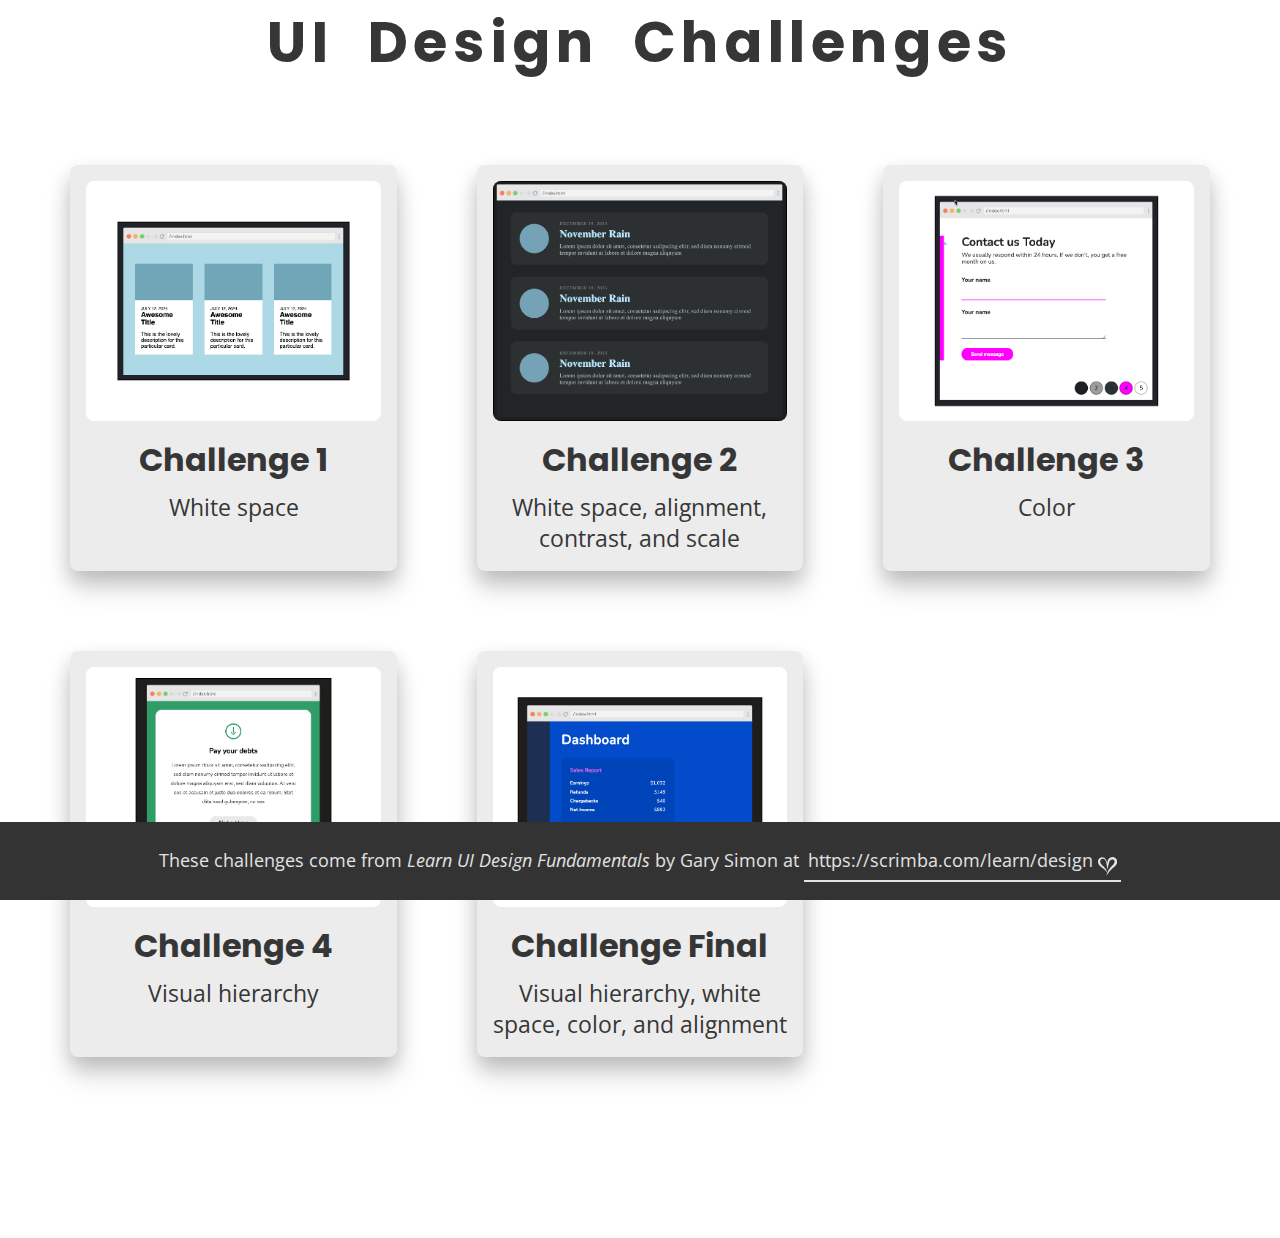
<file: index.html>
<!DOCTYPE html>
<html lang="en">
  <head>
    <meta charset="UTF-8" />
    <meta name="viewport" content="width=device-width, initial-scale=1.0" />
    <title>UI Design Challenges</title>
    <link rel="stylesheet" href="style.css" />
    <link rel="shortcut icon" href="favicon.png" type="image/png" />
  </head>
  <body>
    <div class="container">
      <main>
        <h1>UI Design Challenges</h1>
        <div class="card">
          <a href="./challenge-1/index.html">
            <div class="image-container">
              <img src="./images/c1.png" alt="challenge 1" />
            </div>
            <h2>Challenge 1</h2>
            <div class="description">White space</div>
          </a>
        </div>
        <div class="card">
          <a href="./challenge-2/index.html">
            <img src="./images/c2.png" alt="challenge 2" />
            <h2>Challenge 2</h2>
            <div class="description">
              White space, alignment, contrast, and scale
            </div>
          </a>
        </div>
        <div class="card">
          <a href="./challenge-3/index.html">
            <img src="./images/c3.png" alt="challenge 3" />
            <h2>Challenge 3</h2>
            <div class="description">Color</div>
          </a>
        </div>
        <div class="card">
          <a href="./challenge-4/index.html">
            <img src="./images/c4.png" alt="challenge 4" />
            <h2>Challenge 4</h2>
            <div class="description">Visual hierarchy</div>
          </a>
        </div>
        <div class="card">
          <a href="./challenge-final/index.html">
            <img src="./images/cfinal.png" alt="challenge final" />
            <h2>Challenge Final</h2>
            <div class="description">
              Visual hierarchy, white space, color, and alignment
            </div>
          </a>
        </div>
      </main>
    </div>
    <footer>
      <p>
        These challenges come from
        <span class="title">Learn UI Design Fundamentals</span> by Gary Simon at
        <a class="url" href="https://scrimba.com/learn/design"
          >https://scrimba.com/learn/design
          <svg
            class="heart"
            xmlns="http://www.w3.org/2000/svg"
            viewbox="0 0 275.5 267.1"
          >
            <path
              d="M129.09 221.948c-5.981-7.028-11.514-14.206-17.197-21.085-2.84-3.44-5.682-6.88-8.523-10.169-2.842-3.29-5.833-6.43-8.823-9.421-1.496-1.496-3.14-2.99-4.636-4.337l-2.542-2.243-2.393-1.944c-3.29-2.692-6.58-5.383-10.02-7.926l-10.617-7.776c-3.589-2.542-7.327-5.234-10.916-7.926-3.739-2.691-7.328-5.533-11.066-8.523-1.795-1.496-3.59-2.991-5.533-4.636-.898-.748-1.795-1.645-2.692-2.393l-1.346-1.196-.748-.598-.748-.748-1.196-1.196-1.346-1.346c-1.047-1.047-1.794-1.944-2.691-2.842-1.795-1.944-3.44-3.888-5.085-5.832-3.29-4.037-6.28-8.225-8.972-12.86-2.692-4.636-5.085-9.421-7.029-14.506-1.047-2.542-1.794-5.234-2.542-7.926S1.083 79.136.784 76.295c-.897-5.683-1.047-11.515-.3-17.347.3-2.841.749-5.832 1.646-8.674.299-1.495.748-2.84 1.196-4.187l.748-2.093.299-1.047.15-.449v-.15l.149-.149.15-.448.598-1.645 1.047-2.244c.299-.747.747-1.345 1.046-2.093.3-.598.748-1.346 1.047-1.944a60.89 60.89 0 014.935-7.178c3.589-4.636 7.926-8.674 12.562-11.964 9.42-6.729 20.786-10.318 32.001-10.617a54.596 54.596 0 0116.45 2.094c1.346.448 2.692.747 3.888 1.345l.897.3.449.15.15.149.448.15L81.836 9c1.046.449 2.542 1.196 3.738 1.645 1.196.598 2.243 1.196 3.44 1.794 4.486 2.543 8.673 5.683 12.412 9.272s7.028 7.327 9.72 11.515c2.841 4.037 5.234 8.374 7.178 12.71 2.093 4.337 3.738 8.824 5.234 13.31a229.788 229.788 0 014.037 13.459l.898 3.44.747 3.289 1.645 6.73c2.094 8.822 4.187 17.645 6.43 26.319 2.244 8.823 4.487 17.496 6.88 26.32l-15.403.298c.897-10.02 1.645-20.038 2.392-29.908l1.047-14.954c.449-5.085.897-10.17 1.496-15.403 1.196-10.468 3.29-21.385 7.626-32.301 2.243-5.533 5.085-10.917 8.674-16.001a74.305 74.305 0 0112.71-13.907C172.458 8.253 185.02 2.42 198.18.627c13.16-1.795 26.917.15 39.18 5.832 12.262 5.682 23.03 15.552 29.759 27.814 3.29 6.132 5.682 12.711 7.028 19.44.748 3.29 1.047 6.73 1.196 10.02 0 1.645.15 3.29.15 4.935v4.337l-.3 2.691c-.149.898-.149 1.645-.298 2.393-.15 1.645-.449 3.14-.748 4.785-.598 3.14-1.495 6.281-2.542 9.422-1.944 6.13-4.785 11.963-7.926 17.197-6.43 10.617-14.356 19.29-22.58 26.618l-6.281 5.384-3.14 2.542-2.842 2.243-5.832 4.636-1.496 1.196-1.345 1.047-2.692 2.243c-3.59 2.841-7.178 6.131-10.767 9.272-3.44 3.29-7.029 6.43-10.468 9.72-6.879 6.58-13.459 13.608-19.89 20.786-6.43 7.178-12.411 14.805-18.393 22.581-5.981 7.776-11.514 15.851-17.047 24.076-5.534 8.225-10.767 16.749-16.151 25.273l-3.29-1.346c2.393-9.87 5.085-19.74 8.524-29.31 3.44-9.57 7.178-19.142 11.664-28.413s9.272-18.543 14.805-27.217l2.093-3.29 2.094-3.29c1.495-2.093 2.841-4.336 4.337-6.43 2.99-4.187 6.13-8.524 9.42-12.561 3.141-4.188 6.58-8.076 10.02-12.113 3.59-3.888 7.029-7.776 10.767-11.664l2.841-2.842 1.346-1.495 1.346-1.346 5.384-5.234 2.841-2.692 2.542-2.392c1.645-1.645 3.29-3.14 4.786-4.786 6.13-6.43 11.215-13.16 14.804-19.889 1.795-3.44 3.14-6.73 4.187-10.169.449-1.645.898-3.44 1.197-5.084.15-.897.299-1.645.448-2.542 0-.449.15-.898.15-1.197l.15-1.046v-2.543.3-.599-2.542c-.15-1.645-.3-3.29-.599-4.785-.598-3.14-1.495-6.131-2.841-8.823s-3.14-5.234-5.234-7.477-4.636-4.187-7.477-5.683c-5.683-3.14-12.412-4.785-19.141-4.337s-13.31 2.692-19.142 7.029c-2.841 2.093-5.682 4.636-8.075 7.627-2.393 2.84-4.636 6.13-6.58 9.72-4.038 7.178-6.879 15.702-9.57 24.973-1.346 4.636-2.543 9.272-3.74 14.207l-3.588 14.505-7.178 29.16-10.169 42.77-5.234-42.62c-1.047-8.972-2.393-17.945-3.738-26.768-1.346-8.823-2.991-17.795-4.786-26.468-.448-2.244-.897-4.337-1.495-6.58l-.748-3.29-.748-3.14c-1.046-4.188-2.392-8.375-3.888-12.413a82.424 82.424 0 00-5.383-11.664c-2.094-3.589-4.486-7.178-7.178-10.169-5.384-6.13-11.964-10.767-19.291-13.16-.897-.298-1.795-.597-2.692-.897-.897-.299-1.645-.448-2.692-.598l-1.196-.299-.449-.15h-.15c-.149 0 .3.15.15 0h-.15l-.747-.149c-.897-.15-1.794-.15-2.692-.299-3.589-.299-7.028 0-10.467.748-6.73 1.495-12.711 5.084-17.198 9.72a33.69 33.69 0 00-3.14 3.589c-1.047 1.346-1.795 2.692-2.692 4.038-.748 1.345-1.495 2.84-2.243 4.187-.15.299-.3.747-.449 1.047s-.299.747-.448 1.046l-.3.898-.597 1.645-.15.448v.3c.299-.599 0-.15.15-.3l-.15.598-.3 1.197c-.149.747-.298 1.495-.448 2.392-.299 1.496-.448 3.14-.598 4.636-.15 3.14 0 6.43.449 9.72.897 6.58 3.29 13.46 6.879 20.039 1.794 3.29 3.738 6.58 5.981 9.72 1.047 1.645 2.243 3.14 3.44 4.636l1.794 2.243c.3.3.598.598.898 1.047l1.196 1.196.448.449.599.598 1.046 1.196 2.244 2.243 4.486 4.487c2.99 2.99 6.131 5.981 9.42 9.122 3.29 2.99 6.58 6.13 9.87 9.271 3.29 3.14 6.73 6.43 9.87 9.87 3.29 3.44 6.43 6.879 9.571 10.617l2.393 2.842 2.093 2.692.449.747.299.3.15.149v.15c0 .149 0 0 .15.149l1.046 1.495c.748 1.047 1.346 1.944 2.094 2.991 5.383 7.926 9.72 16.45 13.458 24.824 3.739 8.524 7.029 17.048 10.02 25.572l-2.991 1.794z"
            />
          </svg>
        </a>
      </p>
    </footer>
  </body>
</html>
</file>
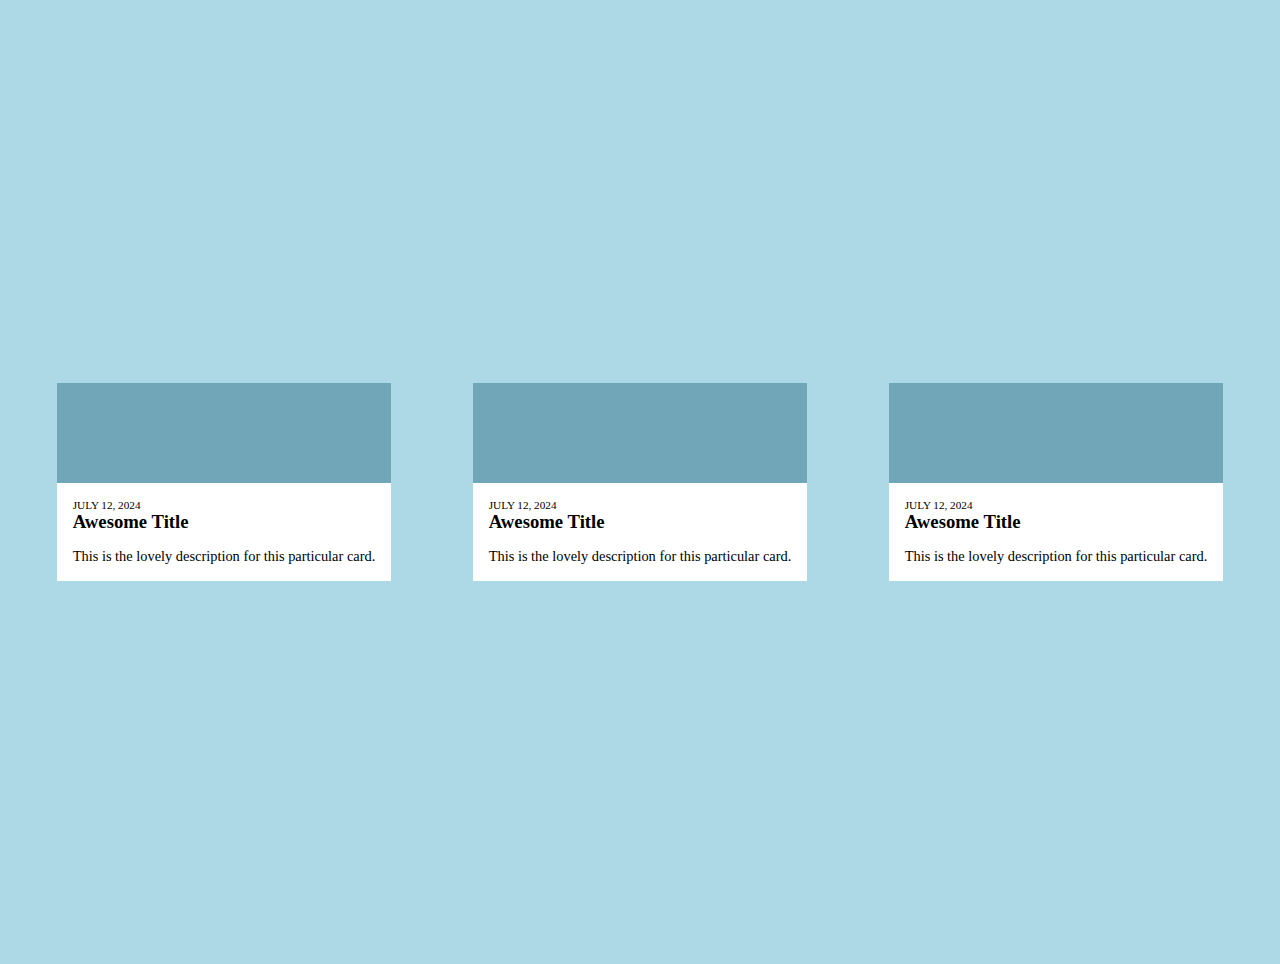
<file: challenge-1/index.html>
<!DOCTYPE html>
<html lang="en">
  <head>
    <meta charset="UTF-8" />
    <meta name="viewport" content="width=device-width, initial-scale=1.0" />
    <title>UI Design Challenges #1</title>
    <link rel="stylesheet" href="style.css" />
    <link rel="shortcut icon" href="favicon.png" type="image/png" />
  </head>
  <body>
    <div class="card">
      <span></span>
      <div class="content">
        <p class="date">July 12, 2024</p>
        <h3>Awesome Title</h3>
        <p class="desc">
          This is the lovely description for this particular card.
        </p>
      </div>
    </div>
    <div class="card">
      <span></span>
      <div class="content">
        <p class="date">July 12, 2024</p>
        <h3>Awesome Title</h3>
        <p class="desc">
          This is the lovely description for this particular card.
        </p>
      </div>
    </div>
    <div class="card">
      <span></span>
      <div class="content">
        <p class="date">July 12, 2024</p>
        <h3>Awesome Title</h3>
        <p class="desc">
          This is the lovely description for this particular card.
        </p>
      </div>
    </div>
  </body>
</html>
</file>
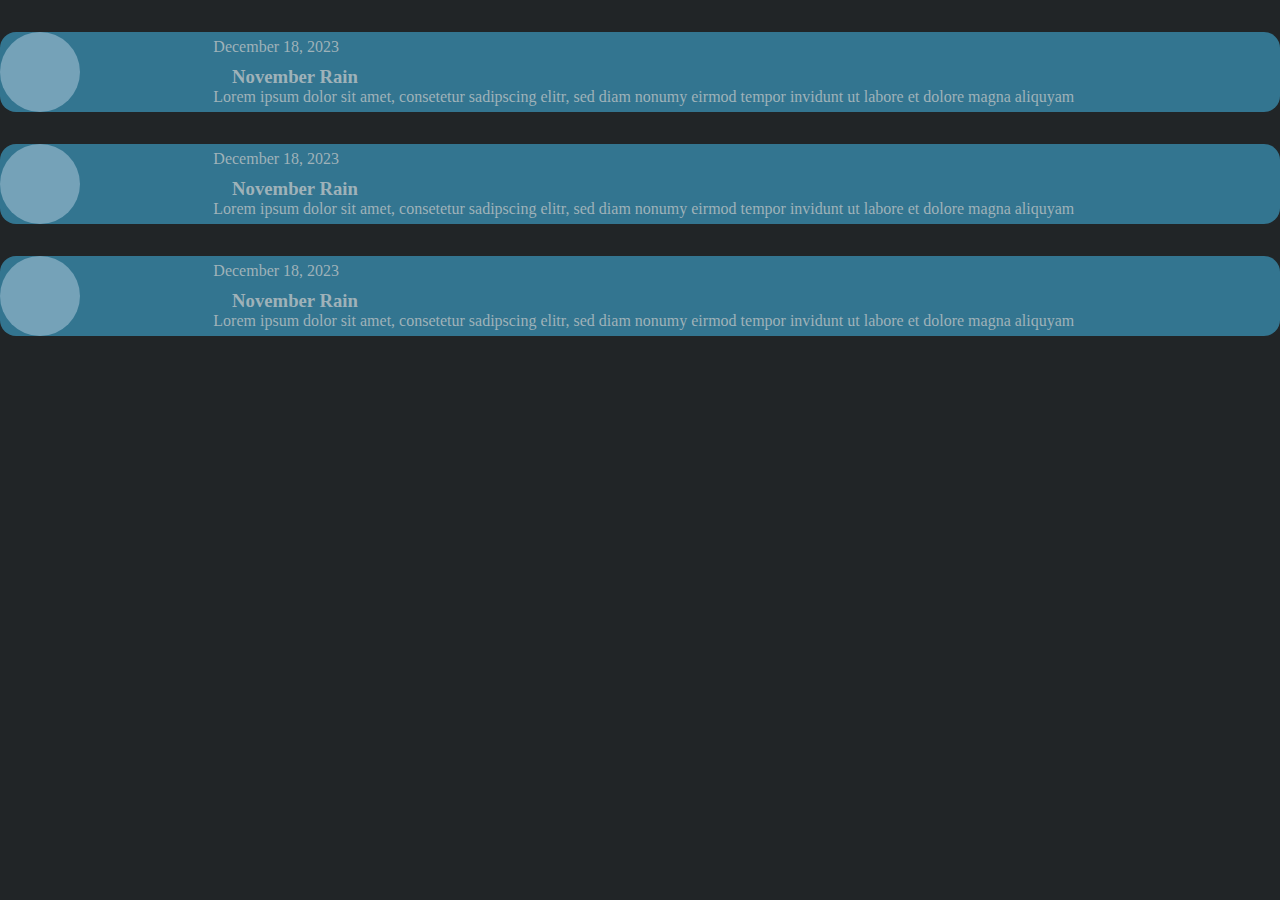
<file: challenge-2/index.html>
<!DOCTYPE html>
<html lang="en">
  <head>
    <meta charset="UTF-8" />
    <meta name="viewport" content="width=device-width, initial-scale=1.0" />
    <title>UI Design Challenges #2</title>
    <link rel="stylesheet" href="style.css" />
    <link rel="shortcut icon" href="favicon.png" type="image/png" />
  </head>

  <body>
    <div class="container">
      <div class="card">
        <span></span>
        <div class="content">
          <p class="date">December 18, 2023</p>
          <h3>November Rain</h3>
          <p class="desc">
            Lorem ipsum dolor sit amet, consetetur sadipscing elitr, sed diam
            nonumy eirmod tempor invidunt ut labore et dolore magna aliquyam
          </p>
        </div>
      </div>
      <div class="card">
        <span></span>
        <div class="content">
          <p class="date">December 18, 2023</p>
          <h3>November Rain</h3>
          <p class="desc">
            Lorem ipsum dolor sit amet, consetetur sadipscing elitr, sed diam
            nonumy eirmod tempor invidunt ut labore et dolore magna aliquyam
          </p>
        </div>
      </div>
      <div class="card">
        <span></span>
        <div class="content">
          <p class="date">December 18, 2023</p>
          <h3>November Rain</h3>
          <p class="desc">
            Lorem ipsum dolor sit amet, consetetur sadipscing elitr, sed diam
            nonumy eirmod tempor invidunt ut labore et dolore magna aliquyam
          </p>
        </div>
      </div>
    </div>
  </body>
</html>
</file>
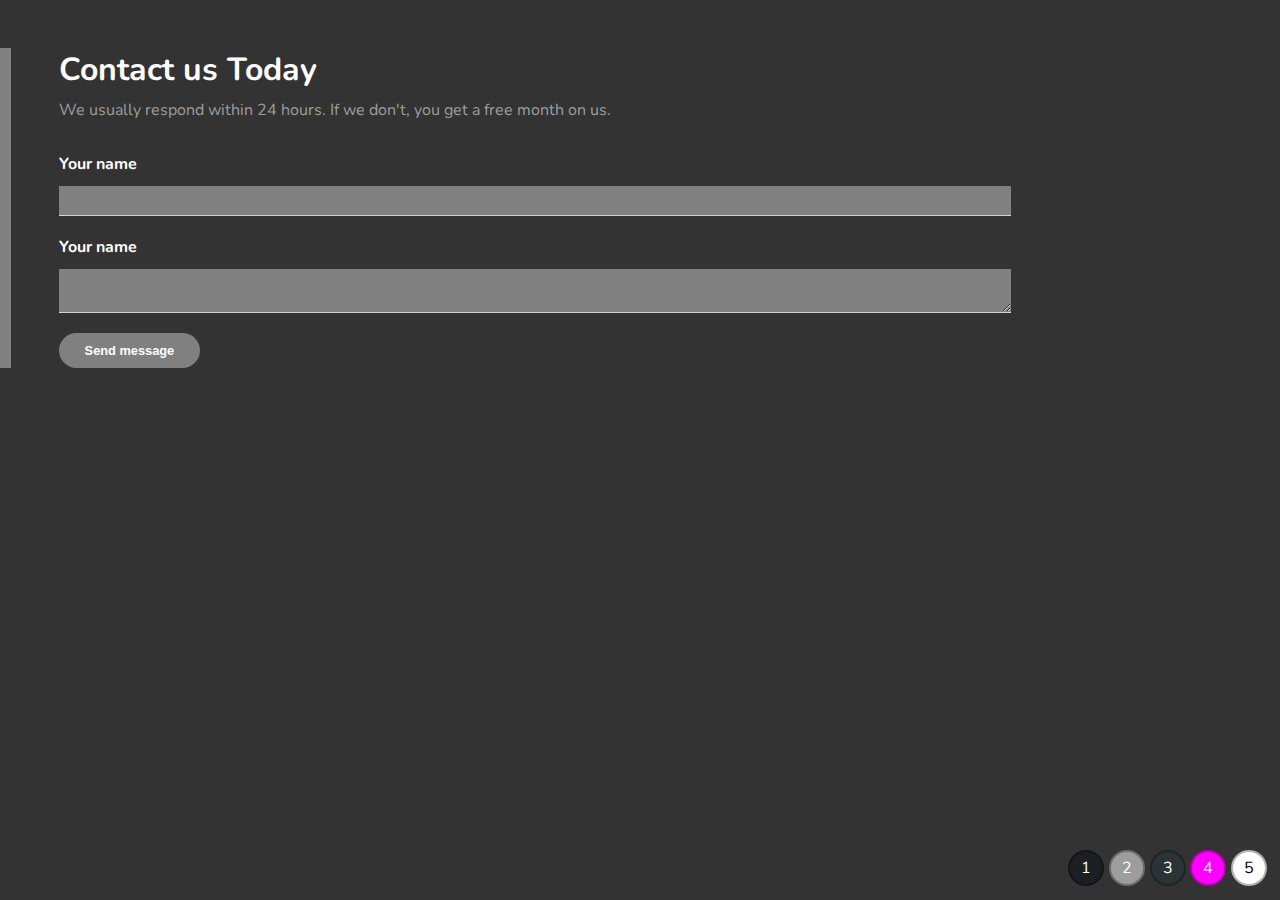
<file: challenge-3/index.html>
<!DOCTYPE html>
<html lang="en">
  <head>
    <meta charset="UTF-8" />
    <meta name="viewport" content="width=device-width, initial-scale=1.0" />
    <title>UI Design Challenges #3</title>
    <link rel="stylesheet" href="style.css" />
    <link rel="shortcut icon" href="favicon.png" type="image/png" />
  </head>

  <body>
    <div class="container">
      <h1>Contact us Today</h1>
      <p>
        We usually respond within 24 hours. If we don't, you get a free month on
        us.
      </p>

      <form>
        <label for="name">Your name</label>
        <input id="name" type="text" />

        <label for="textarea">Your name</label>
        <textarea id="textarea"></textarea>

        <input type="submit" value="Send message" />
      </form>
    </div>

    <div class="colors">
      <div>1</div>
      <div>2</div>
      <div>3</div>
      <div>4</div>
      <div>5</div>
    </div>
  </body>
</html>
</file>
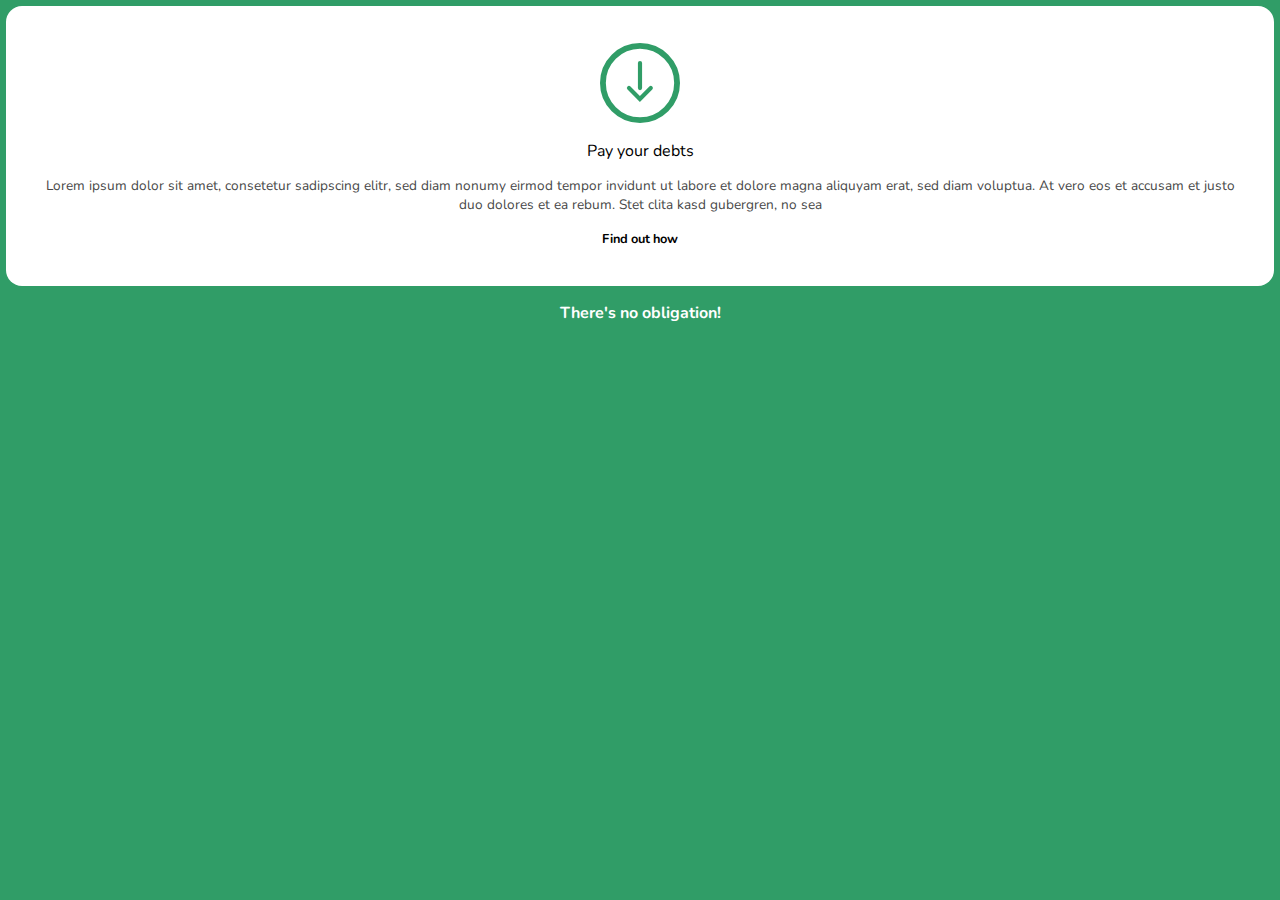
<file: challenge-4/index.html>
<!DOCTYPE html>
<html lang="en">
  <head>
    <meta charset="UTF-8" />
    <meta name="viewport" content="width=device-width, initial-scale=1.0" />
    <title>UI Design Challenges #4</title>
    <link rel="stylesheet" href="style.css" />
    <link rel="shortcut icon" href="favicon.png" type="image/png" />
  </head>

  <body>
    <div class="card">
      <svg viewbox="0 0 96 96">
        <g id="down-arrow" transform="translate(-418 -150)">
          <g
            id="Ellipse_2"
            data-name="Ellipse 2"
            transform="translate(418 150)"
            fill="none"
            stroke="#309d67"
            stroke-width="7"
          >
            <circle cx="48" cy="48" r="48" stroke="none" />
            <circle cx="48" cy="48" r="44.5" fill="none" />
          </g>
          <g id="Group_1" data-name="Group 1">
            <path
              id="Path_2"
              data-name="Path 2"
              d="M554,8207.49v29.931"
              transform="translate(-88 -8033.361)"
              fill="none"
              stroke="#309d67"
              stroke-linecap="round"
              stroke-width="5"
            />
            <path
              id="Path_3"
              data-name="Path 3"
              d="M541.8,8246.06l13.07,13.069,13.07-13.069"
              transform="translate(-89 -8042)"
              fill="none"
              stroke="#309d67"
              stroke-linecap="round"
              stroke-width="5"
            />
          </g>
        </g>
      </svg>

      <h1>Pay your debts</h1>

      <p>
        Lorem ipsum dolor sit amet, consetetur sadipscing elitr, sed diam nonumy
        eirmod tempor invidunt ut labore et dolore magna aliquyam erat, sed diam
        voluptua. At vero eos et accusam et justo duo dolores et ea rebum. Stet
        clita kasd gubergren, no sea
      </p>

      <a href="#">Find out how</a>
    </div>

    <p class="obligation">There's no obligation!</p>
  </body>
</html>
</file>
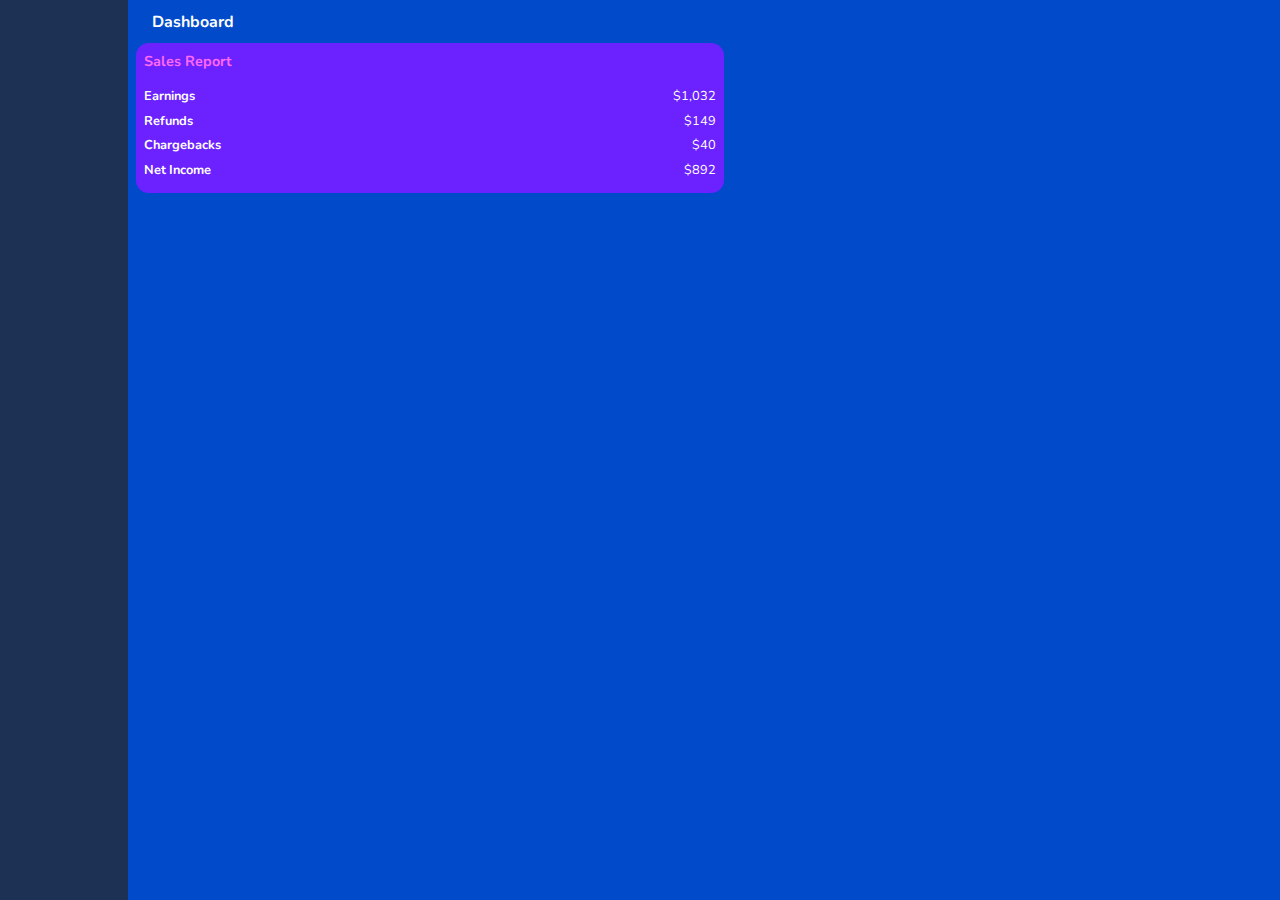
<file: challenge-final/index.html>
<!DOCTYPE html>
<html lang="en">
  <head>
    <meta charset="UTF-8" />
    <meta name="viewport" content="width=device-width, initial-scale=1.0" />
    <title>UI Design Challenges Final</title>
    <link rel="stylesheet" href="style.css" />
    <link rel="shortcut icon" href="favicon.png" type="image/png" />
  </head>

  <body>
    <sidebar></sidebar>
    <main>
      <h1>Dashboard</h1>

      <div class="content">
        <h3>Sales Report</h3>

        <ul>
          <li><strong>Earnings</strong><span>$1,032</span></li>
          <li><strong>Refunds</strong><span>$149</span></li>
          <li><strong>Chargebacks</strong><span>$40</span></li>
          <li><strong>Net Income</strong><span>$892</span></li>
        </ul>
      </div>
    </main>
  </body>
</html>
</file>
<file: style.css>
@import url('https://fonts.googleapis.com/css?family=Poppins:700&display=swap');
@import url('https://fonts.googleapis.com/css2?family=Open+Sans&display=swap');

*,
*::before,
*::after {
  box-sizing: border-box;
  margin: 0;
  padding: 0;
}

body {
  font-family: 'Open Sans', sans-serif;
  font-size: clamp(1rem, 0.75rem + 0.8333vw, 1.5rem);
  color: #363636;
}

.container {
  margin: 0 auto;
  width: 89%;
}

main {
  height: auto;
  margin: 0 auto;
  display: grid;
  grid-template-columns: repeat(auto-fit, minmax(20rem, 1fr));
  grid-gap: 2em;
  grid-gap: clamp(2rem, 0rem + 6.6667vw, 5rem);
  padding-bottom: 8em;
  text-align: center;
}

h1 {
  grid-column: 1/-1;
  font-family: 'Poppins', sans-serif;
  letter-spacing: 0.1em;
  word-spacing: 0.3em;
}

/* https://css-tricks.com/linearly-scale-font-size-with-css-clamp-based-on-the-viewport/ */

h1 {
  font-size: clamp(2rem, 1rem + 3.3333vw, 3.5rem);
}

img {
  max-width: 100%;
  border-radius: 0.5rem;
}

.card {
  display: flex;
  flex-direction: column;
  padding: 1rem;
  text-align: center;
  justify-content: space-between;
  border-radius: 0.5rem;
  background-color: rgb(236, 236, 236);
  box-shadow: 0px 20px 30px 0px rgba(0, 0, 0, 0.1),
    0px 10px 20px 0px rgba(0, 0, 0, 0.2);
}

.card h2 {
  font-family: 'Poppins', sans-serif;
  font-size: 2rem;
  margin: 0.5rem;
}

.card .description {
  line-height: 1.4;
}

.card a {
  text-decoration: none;
  color: inherit;
}

footer {
  display: flex;
  align-items: center;
  justify-content: center;
  background-color: #333;
  position: fixed;
  bottom: 0;
  color: #e2e2e2;
  width: 100%;
  z-index: 1;
  font-size: 0.8em;
  padding: 1em;
  text-align: center;
}

footer p {
  width: 80%;
  line-height: 1.8;
}

.title {
  font-style: italic;
}

.url {
  display: inline-block;
  text-decoration: none;
  padding: 0.2em;
  background-color: #333;
  color: inherit;
  border-bottom: #e2e2e2 0.125em solid;
}

svg {
  width: 1.2rem;
  display: inline-block;
  position: relative;
  top: 0.5em;
  fill: #e2e2e2;
}
</file>
<file: challenge-1/style.css>
html,
body {
  margin: 0;
  padding: 0;
}

body {
  height: 100vh;
  display: grid;
  grid-template-columns: repeat(3, auto);
  place-items: center;
  background: lightblue;
  grid-gap: 2em;
}

.card {
  background: white;
}
span {
  height: 100px;
  display: block;
  width: 100%;
  background: #71a6b8;
}

p.date {
  text-align: center;
  font-size: 0.7em;
  text-transform: uppercase;
}
h3 {
  margin: 0;
}
p.desc {
  font-size: 0.9em;
}

/* 
   Use the following properties
   to fix the alignment and white
   space issues on the rulesets
   below this comment.
   
   margin, padding, text-align
   
*/

body {
  padding: 2em;
}
.content {
  padding: 1em;
}

p.date {
  text-align: left;
  margin: 0;
}

h3 {
}

p.desc {
  margin-bottom: 0;
}
</file>
<file: challenge-2/style.css>
html,
body {
  margin: 0;
  padding: 0;
}
body {
  background: #212527;
  color: #9fb2b9;
}

.container {
  display: grid;
  width: 100%;
  margin: 2em auto 0;
}
.card {
  background: #337590;
  display: grid;
  grid-template-columns: 1fr 5fr;
  align-items: center;
  border-radius: 1em;
  margin-bottom: 2em;
}
p,
h3 {
  margin: 0;
}
h3 {
  margin-left: 1em;
  margin-top: 0.5em;
}
span {
  width: 5em;
  height: 5em;
  background: #75a2b8;
  border-radius: 50%;
}

/* 

   Your fixes below:
   
   My solution included using the following properties:  
   width, background, padding, margin,
   text-transform, font-size, letter-spacing & color
   
*/

.container {
}

.card {
}

p.date {
}

h3 {
}
</file>
<file: challenge-3/style.css>
@import url('https://fonts.googleapis.com/css?family=Nunito:400,700&display=swap');
html,
body {
  margin: 0;
  padding: 0;
}

body {
  background: rgba(0, 0, 0, 0.8);
  color: white;
  font-family: 'Nunito';
}

.container {
  margin-top: 3em;
  border-left: 0.7em solid gray;
  padding: 0 3em;
}
h1 {
  margin: 0;
}
p {
  color: #9d9d9d;
  margin: 0.5em 0 2em;
}

label {
  display: block;
  font-weight: bold;
  margin-bottom: 0.7em;
}
input[type='text'],
textarea {
  margin-bottom: 1.5em;
  display: block;
  padding: 0.5em;
  width: 80%;
  background: gray;
  border: none;
  border-bottom: 1px solid lightgray;
  outline: 0;
  color: black;
}
input[type='text']:focus,
textarea:focus {
  border-bottom: 1px solid white;
}

input[type='submit'] {
  background: gray;
  border: none;
  color: white;
  font-weight: bold;
  padding: 0.8em 2em;
  border-radius: 2em;
  font-size: 0.8em;
}

.colors {
  position: absolute;
  bottom: 0;
  right: 0;
  padding: 0.5em;
}
.colors div {
  width: 2em;
  height: 2em;
  background: gray;
  border-radius: 50%;
  margin-bottom: 0.4em;
  margin-right: 0.3em;
  float: left;
  text-align: center;
  display: grid;
  place-content: center;
  border: 2px solid rgba(0, 0, 0, 0.3);
}
.colors div:nth-child(1) {
  background-color: #1c2022;
}
.colors div:nth-child(2) {
  background-color: #9d9d9d;
}
.colors div:nth-child(3) {
  background-color: #2b3337;
}
.colors div:nth-child(4) {
  background-color: #ff01ff;
}
.colors div:nth-child(5) {
  background-color: white;
  color: black;
}

/*
    Your fixes below!
    
    Use these colors codes: 
    (1) #1C2022
    (2) #9D9D9D
    (3) #2B3337
    (4) #FF01FF
    (5) white
*/

body {
  background: auto;
}

.container {
  border-left: auto;
}

p {
  color: auto;
}

input[type='text'],
textarea {
  background: auto;
  border-bottom: auto;
}

input[type='text']:focus,
textarea:focus {
  border-bottom: auto;
}

input[type='submit'] {
  background: auto;
}
</file>
<file: challenge-4/style.css>
@import url('https://fonts.googleapis.com/css?family=Nunito:400,700&display=swap');
html,
body {
  margin: 0;
  padding: 0;
}

body {
  background: #309d67;
  padding: 0.4em;
  font-family: 'Nunito', sans-serif;
}

.card {
  background: white;
  border-radius: 1em;
  padding: 2.3em;
  text-align: center;
}

svg {
  width: 5em;
}

h1 {
  font-size: 1em;
  font-weight: normal;
}

.card p {
  font-size: 0.85em;
  color: #474747;
}

a {
  display: inline-block;
  color: black;
  text-decoration: none;
  font-weight: bold;
  border-radius: 5em;
  font-size: 0.8em;
}
.obligation {
  text-align: center;
  color: white;
  font-weight: bold;
  margin-bottom: 0;
}

/*

    Your fixes below:
    
    Use the following properties and rulesets
    to improve the visual hierarchy of this
    design
    
*/

body {
  padding: auto;
}

svg {
  width: 5em;
}

h1 {
  font-size: auto;
  font-weight: auto;
}

.card p {
  font-size: auto;
  line-height: auto;
  color: auto;
}

a {
  background: auto;
  padding: auto;
  margin-top: auto;
}
</file>
<file: challenge-final/style.css>
@import url('https://fonts.googleapis.com/css?family=Nunito:400,700&display=swap');
html,
body {
  margin: 0;
  padding: 0;
}

body {
  background: #014bcb;
  display: grid;
  grid-template-columns: 10% auto;
  height: 100vh;
  color: white;
  font-family: 'Nunito';
  grid-gap: 0.5em;
}
sidebar {
  background: #1d3154;
}
.content {
  background: #6c22ff;
  padding: 0.5em;
  width: 50%;
  margin-right: 2em;
  border-radius: 0.8em;
}
h1 {
  margin-left: 1em;
  font-size: 1em;
}
h3 {
  margin: 0;
  font-size: 0.9em;
  color: #ff69f5;
}

ul {
  list-style-type: none;
  padding: 0;
  margin-bottom: 0;
}
li {
  margin-bottom: 0.5em;
  font-size: 0.8em;
}
span {
  float: right;
}

/*  
    Your Fixes Below
    
    Please keep the same background color
    and the same sidebar background color.
    
*/

body {
  grid-gap: auto; /* Improve the white space */
}

.content {
  background: auto; /* Improve the color/contrast */
  padding: auto; /* Improve the white space */
}

h1 {
  margin-left: 1em; /* Improve the alignment */
  font-size: auto; /* Improve the visual hierarchy */
}
</file>
